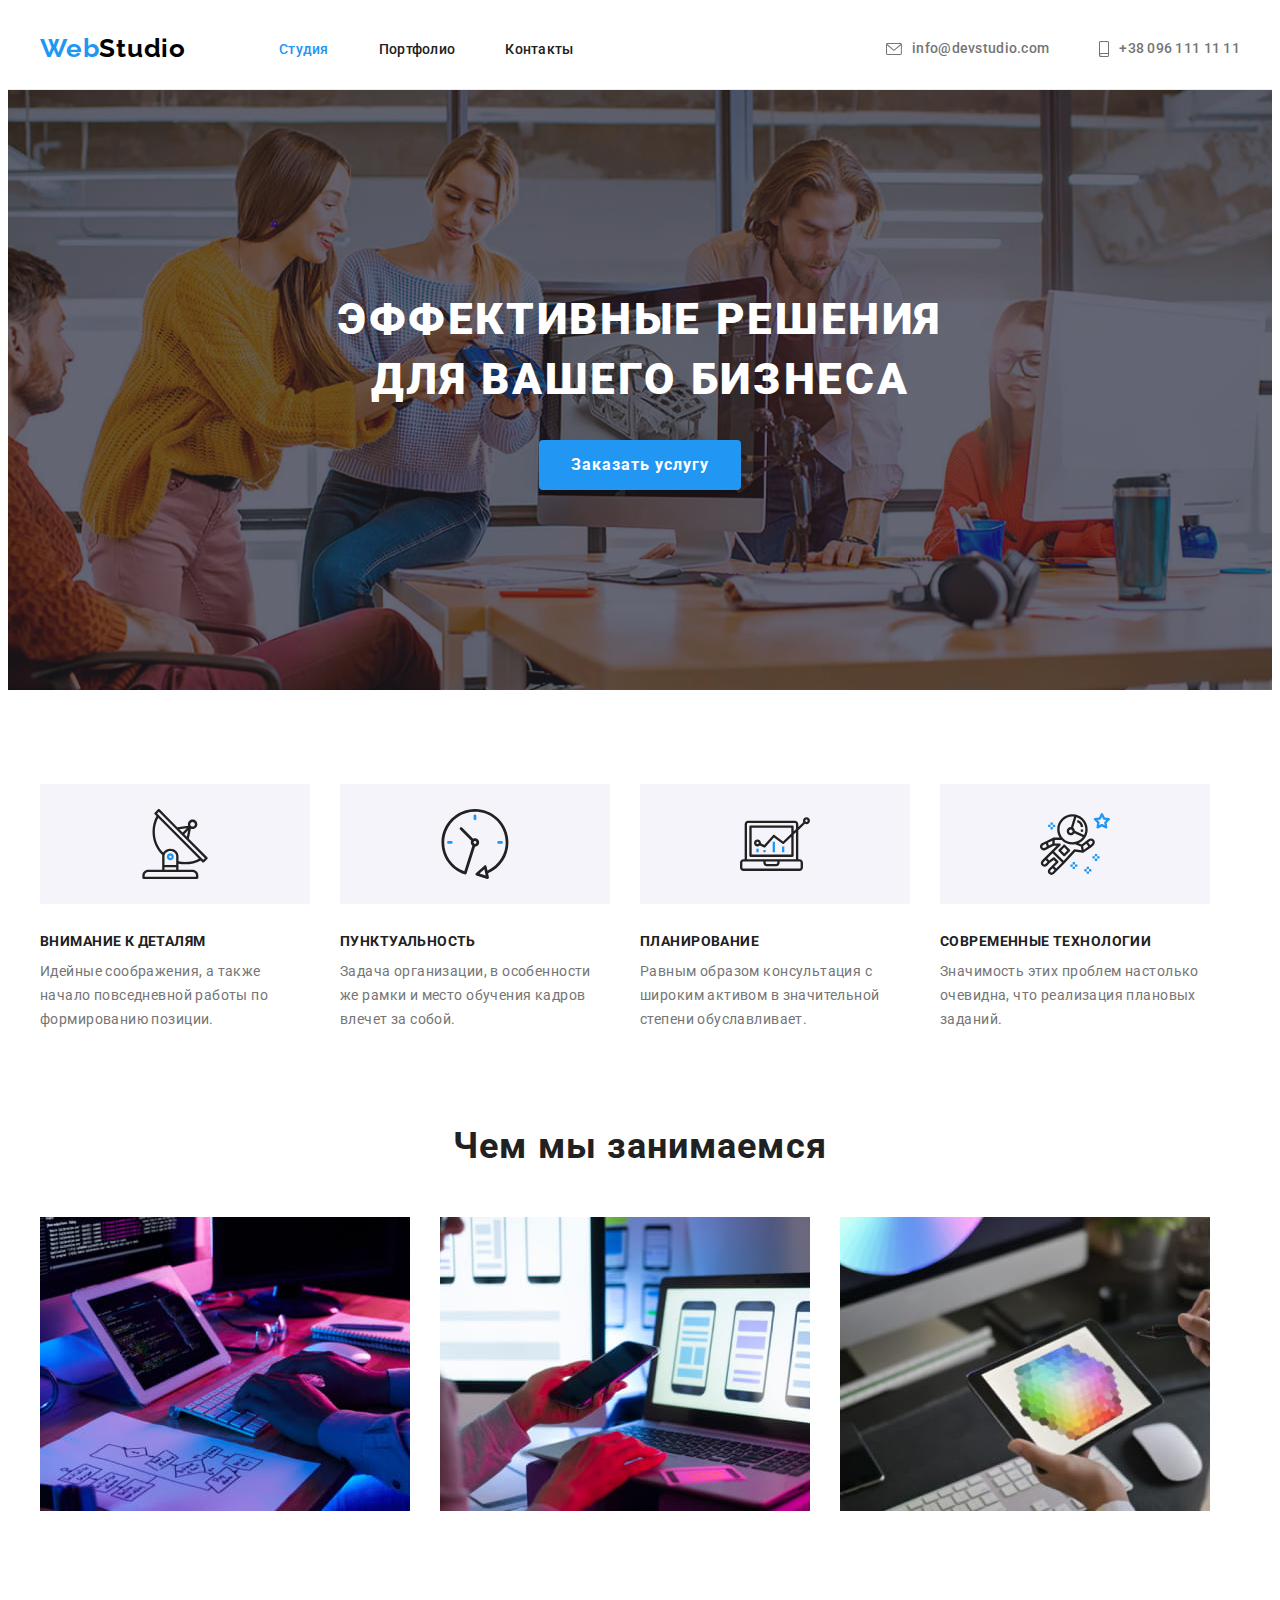
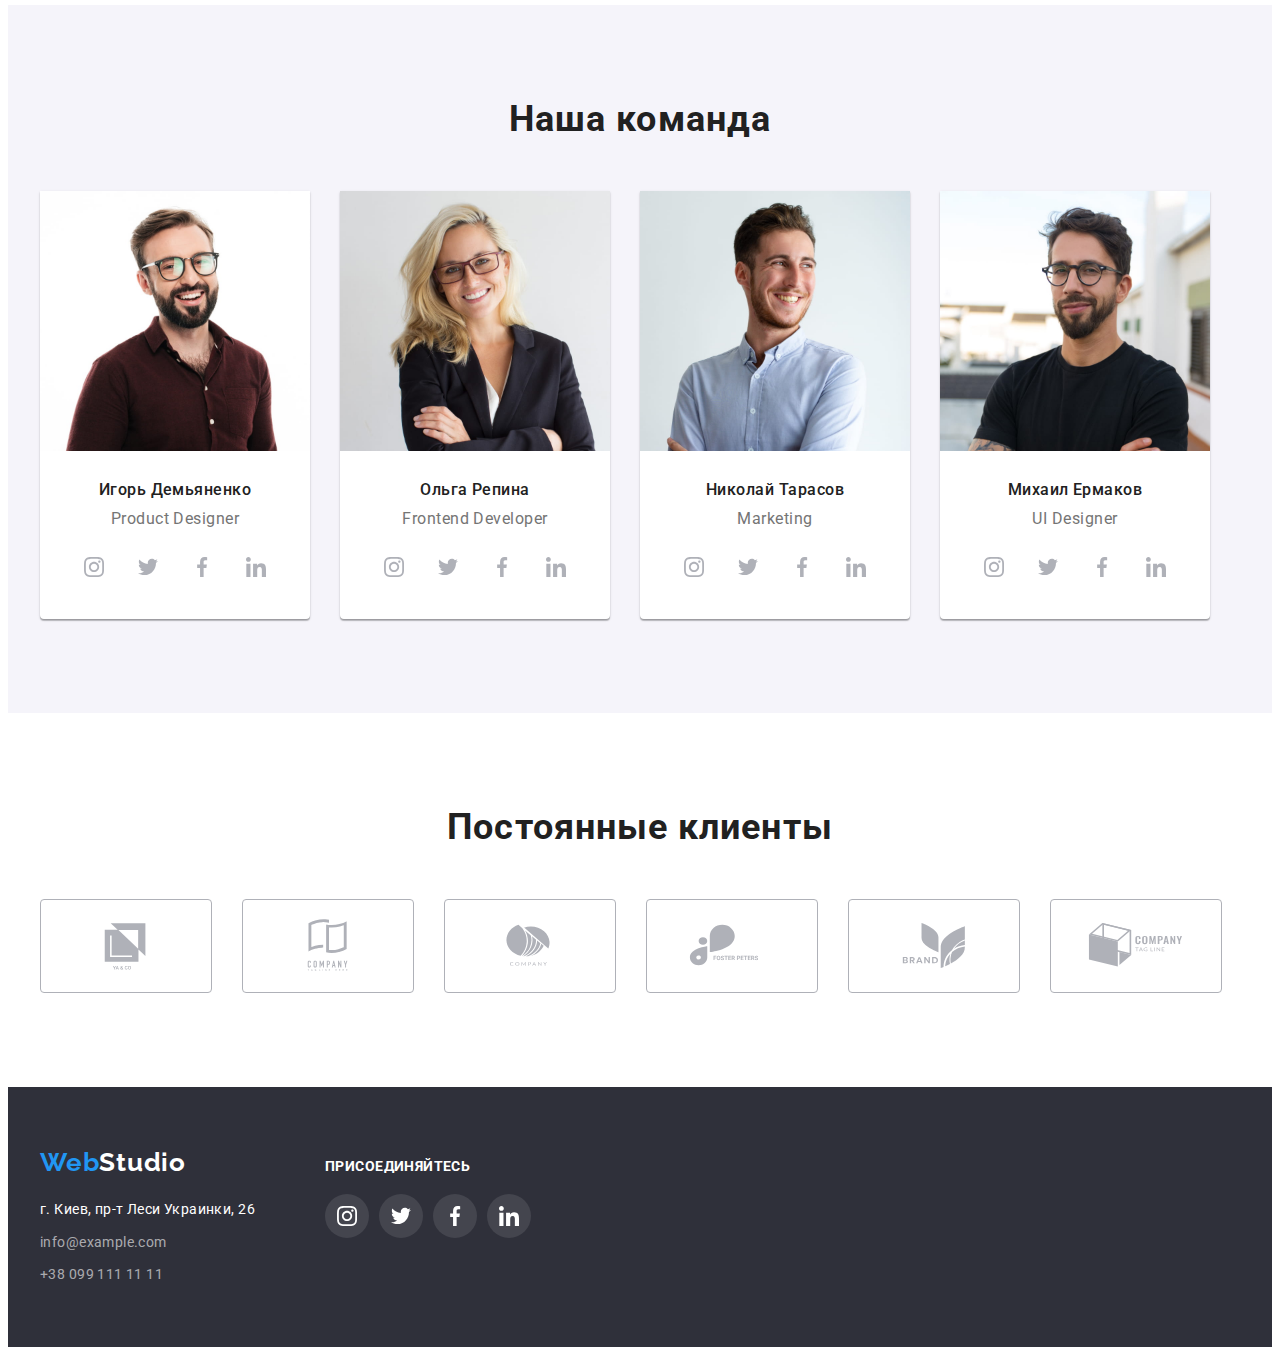
<file: index.html>
<!DOCTYPE html>
<html lang="ru">
  <head>
    <meta charset="UTF-8" />
    <meta http-equiv="X-UA-Compatible" content="IE=edge" />
    <meta name="viewport" content="width=device-width, initial-scale=1.0" />
    <title>WebStudio</title>
    <link rel="preconnect" href="https://fonts.googleapis.com" />
    <link rel="preconnect" href="https://fonts.gstatic.com" crossorigin />
    <link
      href="https://fonts.googleapis.com/css2?family=Raleway:wght@700&family=Roboto:wght@400;500;700;900&display=swap"
      rel="stylesheet"
    />
    <link
      rel="stylesheet"
      href="https://cdnjs.cloudflare.com/ajax/libs/modern-normalize/1.1.0/modern-normalize.min.css"
      integrity="sha512-wpPYUAdjBVSE4KJnH1VR1HeZfpl1ub8YT/NKx4PuQ5NmX2tKuGu6U/JRp5y+Y8XG2tV+wKQpNHVUX03MfMFn9Q=="
      crossorigin="anonymous"
      referrerpolicy="no-referrer"
    />
    <link rel="stylesheet" href="css/styles.css" />
  </head>
  <body>
    <!-- header  -->

    <header class="header">
      <div class="container">
        <nav class="header-nav">
          <a href="./index.html" class="header-logo logo link"
            >Web<span class="logo-item">Studio</span></a
          >
          <ul class="header-list list">
            <li class="header-item">
              <a href="./index.html" class="header-link link current">Студия</a>
            </li>
            <li class="header-item">
              <a href="./portfolio.html" class="header-link link">Портфолио</a>
            </li>
            <li class="header-item"><a href="#" class="header-link link">Контакты</a></li>
          </ul>
        </nav>

        <ul class="header-contacts list">
          <li class="contacts-item">
            <a href="mailto:info@devstudio.com" class="header-link contacts-link link"
              ><div class="contacts-item-icon icon-envelope">
                <svg class="contacts-icon" width="16" height="12">
                  <use href="images/icons.svg#icon-envelope"></use>
                </svg>
              </div>
              info@devstudio.com</a
            >
          </li>
          <li class="contacts-item">
            <a href="tel:+380961111111" class="header-link contacts-link link"
              ><div class="contacts-item-icon icon-smartphone">
                <svg class="contacts-icon" width="10" height="16">
                  <use href="images/icons.svg#icon-smartphone"></use>
                </svg>
              </div>
              +38 096 111 11 11</a
            >
          </li>
        </ul>
      </div>
    </header>
    <main>
      <!-- main section  -->

      <section class="section hero">
        <div class="container">
          <h1 class="hero-title">Эффективные решения<br />для вашего бизнеса</h1>
          <button type="button" class="hero-button button primary">Заказать услугу</button>
        </div>
      </section>

      <!-- company's features -->

      <section class="section features">
        <div class="container">
          <h2 class="visually-hidden">Наши преимущества</h2>
          <ul class="features-list list">
            <li class="features-item icon-antenna">
              <div class="features-item-icon">
                <svg class="features-icon">
                  <use href="images/icons.svg#icon-antenna"></use>
                </svg>
              </div>
              <h3 class="features-title title">Внимание к деталям</h3>
              <p class="features-text">
                Идейные соображения, а также начало повседневной работы по формированию позиции.
              </p>
            </li>
            <li class="features-item icon-clock">
              <div class="features-item-icon">
                <svg class="features-icon">
                  <use href="images/icons.svg#icon-clock"></use>
                </svg>
              </div>
              <h3 class="features-title title">Пунктуальность</h3>
              <p class="features-text">
                Задача организации, в особенности же рамки и место обучения кадров влечет за собой.
              </p>
            </li>
            <li class="features-item icon-diagram">
              <div class="features-item-icon">
                <svg class="features-icon">
                  <use href="images/icons.svg#icon-diagram"></use>
                </svg>
              </div>
              <h3 class="features-title title">Планирование</h3>
              <p class="features-text">
                Равным образом консультация с широким активом в значительной степени обуславливает.
              </p>
            </li>
            <li class="features-item icon-astronaut">
              <div class="features-item-icon">
                <svg class="features-icon">
                  <use href="images/icons.svg#icon-astronaut"></use>
                </svg>
              </div>
              <h3 class="features-title title">Современные технологии</h3>
              <p class="features-text">
                Значимость этих проблем настолько очевидна, что реализация плановых заданий.
              </p>
            </li>
          </ul>
        </div>
      </section>

      <!-- company's services -->

      <section class="section services">
        <div class="container">
          <h2 class="services-title title section-title">Чем мы занимаемся</h2>
          <ul class="services-list list">
            <li class="services-item">
              <img src="./images/img1.jpg" alt="планшет" width="370" />
            </li>
            <li class="services-item">
              <img src="./images/img2.jpg" alt="смартфон ноутбук" width="370" />
            </li>
            <li class="services-item">
              <img src="./images/img3.jpg" alt="планшет" width="370" />
            </li>
          </ul>
        </div>
      </section>

      <!-- team -->

      <section class="section team">
        <div class="container">
          <h2 class="team-title title section-title">Наша команда</h2>
          <ul class="team-list list">
            <li class="team-item">
              <img
                src="./images/demiianenko.jpg"
                alt="Игорь Демьяненко"
                width="270"
                class="team-img"
              />
              <div class="wrap-team-name">
                <h3 class="team-item-title title">Игорь Демьяненко</h3>
                <p class="team-item-text" lang="en">Product Designer</p>
                <ul class="team-social-list social-list list">
                  <li class="team-social-item social-item">
                    <a
                      href=""
                      target="_blank"
                      class="team-social-link social-link link icon-instagram"
                    >
                      <svg class="team-social-icon">
                        <use href="images/icons.svg#icon-instagram"></use></svg
                    ></a>
                  </li>
                  <li class="team-social-item social-item">
                    <a
                      href=""
                      target="_blank"
                      class="team-social-link social-link link icon-twitter"
                      ><svg class="team-social-icon">
                        <use href="images/icons.svg#icon-twitter"></use></svg
                    ></a>
                  </li>
                  <li class="team-social-item social-item">
                    <a
                      href=""
                      target="_blank"
                      class="team-social-link social-link link icon-facebook"
                      ><svg class="team-social-icon">
                        <use href="images/icons.svg#icon-facebook"></use></svg
                    ></a>
                  </li>
                  <li class="team-social-item social-item">
                    <a
                      href=""
                      target="_blank"
                      class="team-social-link social-link link icon-linkedin"
                      ><svg class="team-social-icon">
                        <use href="images/icons.svg#icon-linkedin"></use></svg
                    ></a>
                  </li>
                </ul>
              </div>
            </li>
            <li class="team-item">
              <img src="./images/repina.jpg" alt="Ольга Репина" width="270" class="team-img" />
              <div class="wrap-team-name">
                <h3 class="team-item-title title">Ольга Репина</h3>
                <p class="team-item-text" lang="en">Frontend Developer</p>
                <ul class="team-social-list social-list list">
                  <li class="team-social-item social-item">
                    <a
                      href=""
                      target="_blank"
                      class="team-social-link social-link link icon-instagram"
                      ><svg class="team-social-icon">
                        <use href="images/icons.svg#icon-instagram"></use></svg
                    ></a>
                  </li>
                  <li class="team-social-item social-item">
                    <a
                      href=""
                      target="_blank"
                      class="team-social-link social-link link icon-twitter"
                      ><svg class="team-social-icon">
                        <use href="images/icons.svg#icon-twitter"></use></svg
                    ></a>
                  </li>
                  <li class="team-social-item social-item">
                    <a
                      href=""
                      target="_blank"
                      class="team-social-link social-link link icon-facebook"
                      ><svg class="team-social-icon">
                        <use href="images/icons.svg#icon-facebook"></use></svg
                    ></a>
                  </li>
                  <li class="team-social-item social-item">
                    <a
                      href=""
                      target="_blank"
                      class="team-social-link social-link link icon-linkedin"
                      ><svg class="team-social-icon">
                        <use href="images/icons.svg#icon-linkedin"></use></svg
                    ></a>
                  </li>
                </ul>
              </div>
            </li>

            <li class="team-item">
              <img src="./images/tarasov.jpg" alt="Николай Тарасов" width="270" class="team-img" />
              <div class="wrap-team-name">
                <h3 class="team-item-title title">Николай Тарасов</h3>
                <p class="team-item-text" lang="en">Marketing</p>
                <ul class="team-social-list social-list list">
                  <li class="team-social-item social-item">
                    <a
                      href=""
                      target="_blank"
                      class="team-social-link social-link link icon-instagram"
                    >
                      <svg class="team-social-icon">
                        <use href="images/icons.svg#icon-instagram"></use>
                      </svg>
                    </a>
                  </li>
                  <li class="team-social-item social-item">
                    <a
                      href=""
                      target="_blank"
                      class="team-social-link social-link link icon-twitter"
                      ><svg class="team-social-icon">
                        <use href="images/icons.svg#icon-twitter"></use></svg
                    ></a>
                  </li>
                  <li class="team-social-item social-item">
                    <a
                      href=""
                      target="_blank"
                      class="team-social-link social-link link icon-facebook"
                      ><svg class="team-social-icon">
                        <use href="images/icons.svg#icon-facebook"></use></svg
                    ></a>
                  </li>
                  <li class="team-social-item social-item">
                    <a
                      href=""
                      target="_blank"
                      class="team-social-link social-link link icon-linkedin"
                      ><svg class="team-social-icon">
                        <use href="images/icons.svg#icon-linkedin"></use></svg
                    ></a>
                  </li>
                </ul>
              </div>
            </li>
            <li class="team-item">
              <img src="./images/ermakov.jpg" alt="Михаил Ермаков" width="270" class="team-img" />
              <div class="wrap-team-name">
                <h3 class="team-item-title title">Михаил Ермаков</h3>
                <p class="team-item-text" lang="en">UI Designer</p>
                <ul class="team-social-list social-list list">
                  <li class="team-social-item social-item">
                    <a
                      href=""
                      target="_blank"
                      class="team-social-link social-link link icon-instagram"
                      ><svg class="team-social-icon">
                        <use href="images/icons.svg#icon-instagram"></use></svg
                    ></a>
                  </li>
                  <li class="team-social-item social-item">
                    <a
                      href=""
                      target="_blank"
                      class="team-social-link social-link link icon-twitter"
                      ><svg class="team-social-icon">
                        <use href="images/icons.svg#icon-twitter"></use></svg
                    ></a>
                  </li>
                  <li class="team-social-item social-item">
                    <a
                      href=""
                      target="_blank"
                      class="team-social-link social-link link icon-facebook"
                      ><svg class="team-social-icon">
                        <use href="images/icons.svg#icon-facebook"></use></svg
                    ></a>
                  </li>
                  <li class="team-social-item social-item">
                    <a
                      href=""
                      target="_blank"
                      class="team-social-link social-link link icon-linkedin"
                      ><svg class="team-social-icon">
                        <use href="images/icons.svg#icon-linkedin"></use></svg
                    ></a>
                  </li>
                </ul>
              </div>
            </li>
          </ul>
        </div>
      </section>

      <!-- clients -->

      <section class="section clients">
        <div class="container">
          <h2 class="clients-title title section-title">Постоянные клиенты</h2>

          <ul class="clients-list list">
            <li class="clients-item">
              <a href="" target="_blank" class="clients-link link">
                <svg class="clients-icon">
                  <use href="images/icons.svg#logo-clients-01"></use>
                </svg>
              </a>
            </li>
            <li class="clients-item">
              <a href="" target="_blank" class="clients-link link"
                ><svg class="clients-icon">
                  <use href="images/icons.svg#logo-clients-02"></use></svg
              ></a>
            </li>
            <li class="clients-item">
              <a href="" target="_blank" class="clients-link link"
                ><svg class="clients-icon">
                  <use href="images/icons.svg#logo-clients-03"></use></svg
              ></a>
            </li>
            <li class="clients-item">
              <a href="" target="_blank" class="clients-link link"
                ><svg class="clients-icon">
                  <use href="images/icons.svg#logo-clients-04"></use></svg
              ></a>
            </li>
            <li class="clients-item">
              <a href="" target="_blank" class="clients-link link"
                ><svg class="clients-icon">
                  <use href="images/icons.svg#logo-clients-05"></use></svg
              ></a>
            </li>
            <li class="clients-item">
              <a href="" target="_blank" class="clients-link link"
                ><svg class="clients-icon">
                  <use href="images/icons.svg#logo-clients-06"></use></svg
              ></a>
            </li>
          </ul>
        </div>
      </section>
    </main>

    <!-- footer  -->

    <footer class="footer">
      <div class="container">
        <div class="footer-left">
          <a href="./index.html" class="footer-logo logo link"
            >Web<span class="logo-item">Studio</span></a
          >
          <address>
            <ul class="footer-list list">
              <li class="footer-item">
                <a
                  href="https://goo.gl/maps/xon16X926h8rYoWy8"
                  target="_blank"
                  class="footer-link link adress"
                  >г. Киев, пр-т Леси Украинки, 26</a
                >
              </li>
              <li class="footer-item">
                <a href="mailto:info@example.com" class="footer-link link">info@example.com</a>
              </li>
              <li class="footer-item">
                <a href="tel:+380991111111" class="footer-link link">+38 099 111 11 11</a>
              </li>
            </ul>
          </address>
        </div>
        <div class="footer-social">
          <h3 class="footer-social-title">присоединяйтесь</h3>
          <ul class="footer-social-list social-list list">
            <li class="footer-social-item social-item">
              <a href="" target="_blank" class="footer-social-link social-link link icon-instagram"
                ><svg class="footer-social-icon">
                  <use href="images/icons.svg#icon-instagram"></use></svg
              ></a>
            </li>
            <li class="footer-social-item social-item">
              <a href="" target="_blank" class="footer-social-link social-link link icon-twitter"
                ><svg class="footer-social-icon">
                  <use href="images/icons.svg#icon-twitter"></use></svg
              ></a>
            </li>
            <li class="footer-social-item social-item">
              <a href="" target="_blank" class="footer-social-link social-link link icon-facebook"
                ><svg class="footer-social-icon">
                  <use href="images/icons.svg#icon-facebook"></use></svg
              ></a>
            </li>
            <li class="footer-social-item social-item">
              <a href="" target="_blank" class="footer-social-link social-link link icon-linkedin"
                ><svg class="footer-social-icon">
                  <use href="images/icons.svg#icon-linkedin"></use></svg
              ></a>
            </li>
          </ul>
        </div>
      </div>
    </footer>
  </body>
</html>
</file>
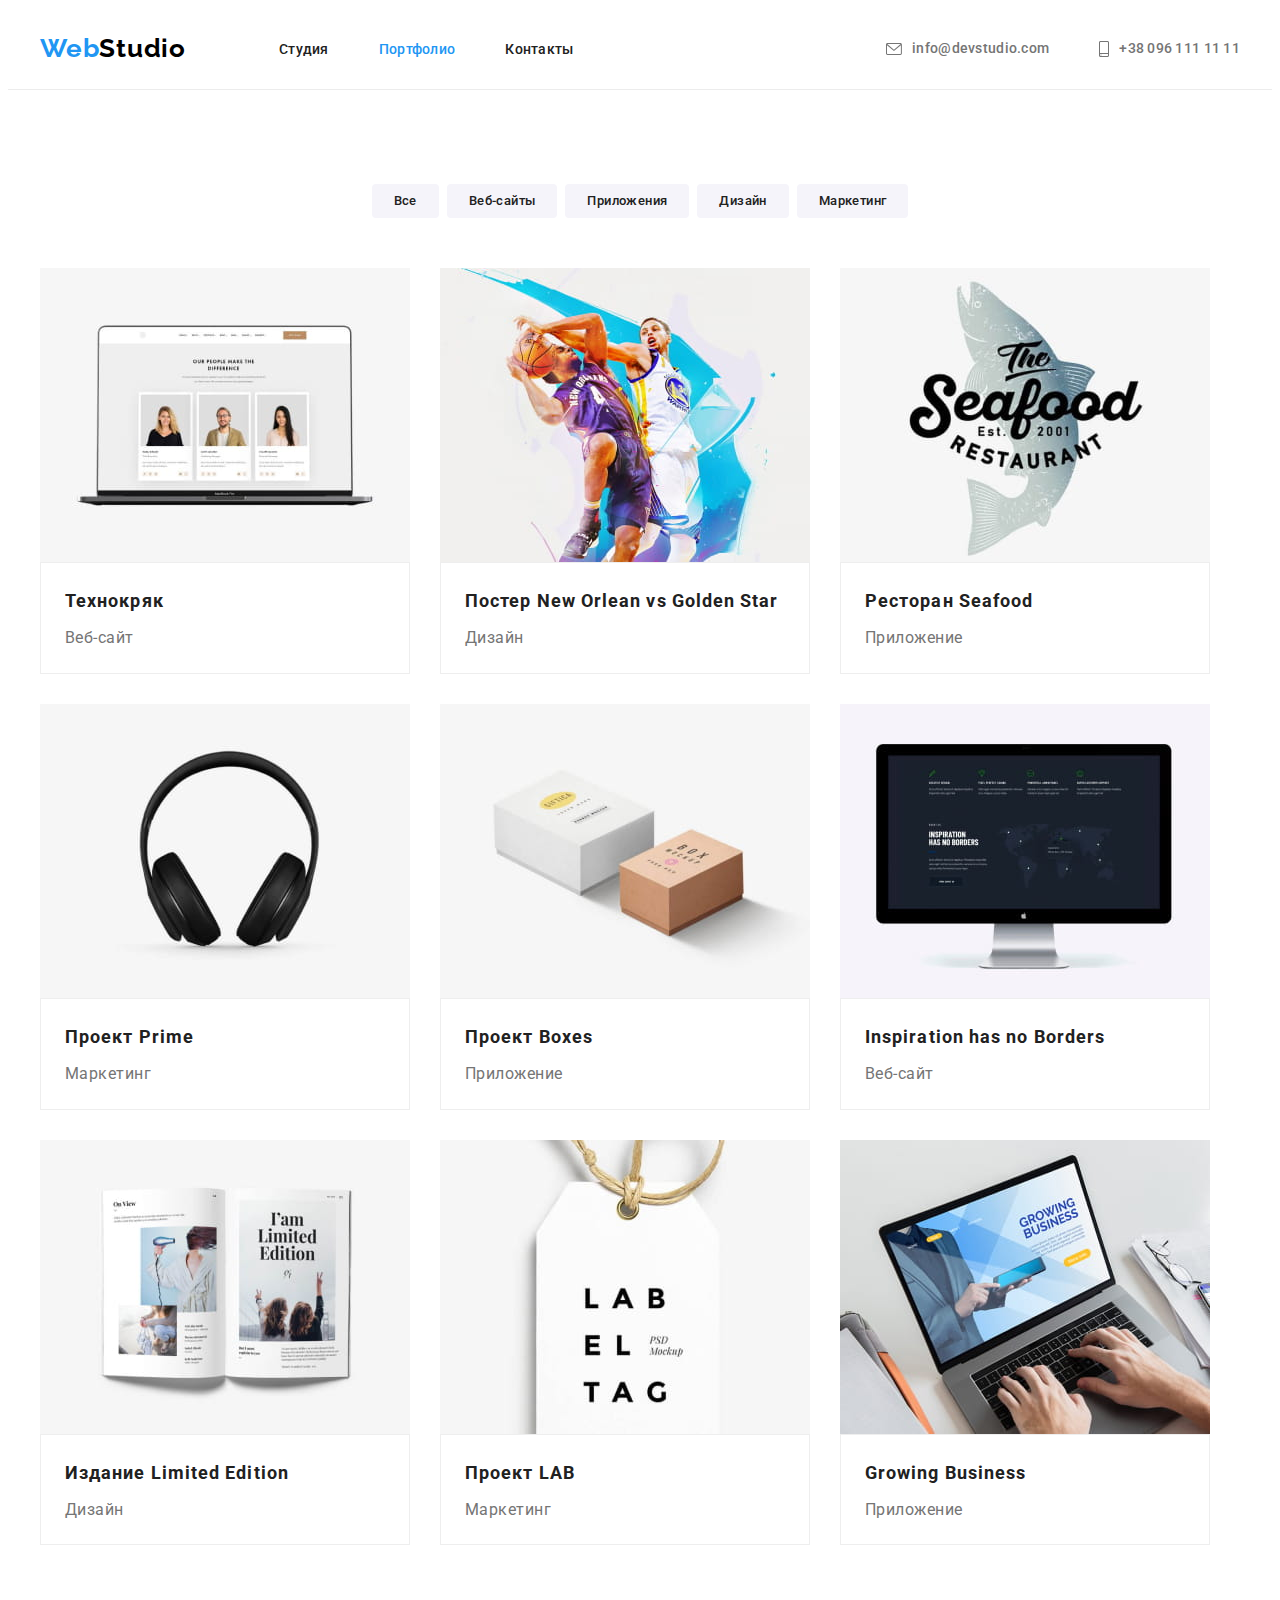
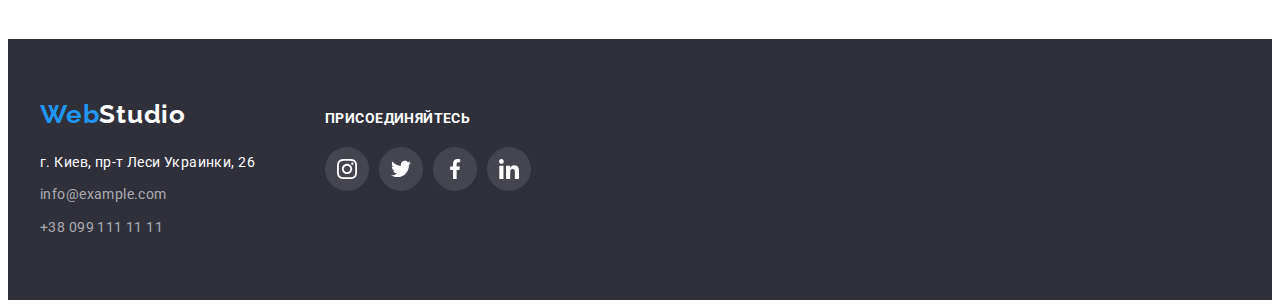
<file: portfolio.html>
<!DOCTYPE html>
<html lang="ru">
  <head>
    <meta charset="UTF-8" />
    <meta http-equiv="X-UA-Compatible" content="IE=edge" />
    <meta name="viewport" content="width=device-width, initial-scale=1.0" />
    <title>WebStudio</title>
    <link rel="preconnect" href="https://fonts.googleapis.com" />
    <link rel="preconnect" href="https://fonts.gstatic.com" crossorigin />
    <link
      href="https://fonts.googleapis.com/css2?family=Raleway:wght@700&family=Roboto:wght@400;500;700;900&display=swap"
      rel="stylesheet"
    />
    <link
      rel="stylesheet"
      href="https://cdnjs.cloudflare.com/ajax/libs/modern-normalize/1.1.0/modern-normalize.min.css"
      integrity="sha512-wpPYUAdjBVSE4KJnH1VR1HeZfpl1ub8YT/NKx4PuQ5NmX2tKuGu6U/JRp5y+Y8XG2tV+wKQpNHVUX03MfMFn9Q=="
      crossorigin="anonymous"
      referrerpolicy="no-referrer"
    />
    <link rel="stylesheet" href="css/styles.css" />
  </head>
  <body>
    <!-- header  -->
    <header class="header">
      <div class="container">
        <nav class="header-nav">
          <a href="./index.html" class="header-logo logo link"
            >Web<span class="logo-item">Studio</span></a
          >
          <ul class="header-list list">
            <li class="header-item">
              <a href="./index.html" class="header-link link">Студия</a>
            </li>
            <li class="header-item">
              <a href="./portfolio.html" class="header-link link current">Портфолио</a>
            </li>
            <li class="header-item"><a href="#" class="header-link link">Контакты</a></li>
          </ul>
        </nav>

        <ul class="header-contacts list">
          <li class="contacts-item">
            <a href="mailto:info@devstudio.com" class="header-link contacts-link link"
              ><div class="contacts-item-icon icon-envelope">
                <svg class="contacts-icon" width="16" height="12">
                  <use href="images/icons.svg#icon-envelope"></use>
                </svg>
              </div>
              info@devstudio.com</a
            >
          </li>
          <li class="contacts-item">
            <a href="tel:+380961111111" class="header-link contacts-link link"
              ><div class="contacts-item-icon icon-smartphone">
                <svg class="contacts-icon" width="10" height="16">
                  <use href="images/icons.svg#icon-smartphone"></use>
                </svg>
              </div>
              +38 096 111 11 11</a
            >
          </li>
        </ul>
      </div>
    </header>

    <!-- main section  -->

    <main>
      <section class="section projects">
        <div class="container">
          <h1 class="visually-hidden">Наши проекты</h1>

          <!-- filter -->

          <ul class="filter-list list">
            <li class="filter-item">
              <button type="button" class="filter-button button secondary">Все</button>
            </li>
            <li class="filter-item">
              <button type="button" class="filter-button button secondary">Веб-сайты</button>
            </li>
            <li class="filter-item">
              <button type="button" class="filter-button button secondary">Приложения</button>
            </li>
            <li class="filter-item">
              <button type="button" class="filter-button button secondary">Дизайн</button>
            </li>
            <li class="filter-item">
              <button type="button" class="filter-button button secondary">Маркетинг</button>
            </li>
          </ul>

          <!-- projects  -->

          <ul class="projects-list list">
            <li class="projects-item">
              <a href="#" class="link"
                ><img
                  src="./images/project-technokriak.jpg"
                  alt="пример вывода сайта на ноутбуке"
                  width="370"
                />
                <div class="wrap-project-info">
                  <h2 class="projects-title title">Технокряк</h2>
                  <p class="projects-text">Веб-сайт</p>
                </div>
              </a>
            </li>
            <li class="projects-item">
              <a href="#" class="link"
                ><img
                  src="./images/project-poster.jpg"
                  alt="борьба двух баскетболистов за мяч"
                  width="370"
                />
                <div class="wrap-project-info">
                  <h2 class="projects-title title">Постер New Orlean vs Golden Star</h2>
                  <p class="projects-text">Дизайн</p>
                </div>
              </a>
            </li>
            <li class="projects-item">
              <a href="#" class="link"
                ><img
                  src="./images/project-restaurant-seafood.jpg"
                  alt="логотоп ресторана сифуд"
                  width="370"
                />
                <div class="wrap-project-info">
                  <h2 class="projects-title title">Ресторан Seafood</h2>
                  <p class="projects-text">Приложение</p>
                </div>
              </a>
            </li>
            <li class="projects-item">
              <a href="#" class="link"
                ><img src="./images/project-prime.jpg" alt="черные наушники" width="370" />
                <div class="wrap-project-info">
                  <h2 class="projects-title title">Проект Prime</h2>
                  <p class="projects-text">Маркетинг</p>
                </div>
              </a>
            </li>
            <li class="projects-item">
              <a href="#" class="link"
                ><img src="./images/project-boxes.jpg" alt="две коробки" width="370" />
                <div class="wrap-project-info">
                  <h2 class="projects-title title">Проект Boxes</h2>
                  <p class="projects-text">Приложение</p>
                </div>
              </a>
            </li>
            <li class="projects-item">
              <a href="#" class="link"
                ><img
                  src="./images/project-inspiration.jpg"
                  alt="пример вывода сайта на мониторе"
                  width="370"
                />
                <div class="wrap-project-info">
                  <h2 class="projects-title title">Inspiration has no Borders</h2>
                  <p class="projects-text">Веб-сайт</p>
                </div>
              </a>
            </li>
            <li class="projects-item">
              <a href="#" class="link"
                ><img src="./images/project-edition.jpg" alt="открытая книга" width="370" />
                <div class="wrap-project-info">
                  <h2 class="projects-title title">Издание Limited Edition</h2>
                  <p class="projects-text">Дизайн</p>
                </div>
              </a>
            </li>
            <li class="projects-item">
              <a href="#" class="link"
                ><img src="./images/project-lab.jpg" alt="этикетка с названием" width="370" />
                <div class="wrap-project-info">
                  <h2 class="projects-title title">Проект LAB</h2>
                  <p class="projects-text">Маркетинг</p>
                </div>
              </a>
            </li>
            <li class="projects-item">
              <a href="#" class="link"
                ><img src="./images/project-growing-business.jpg" alt="ноутбук" width="370" />
                <div class="wrap-project-info">
                  <h2 class="projects-title title">Growing Business</h2>
                  <p class="projects-text">Приложение</p>
                </div>
              </a>
            </li>
          </ul>
        </div>
      </section>
    </main>

    <!-- footer  -->

    <footer class="footer">
      <div class="container">
        <div class="footer-left">
          <a href="./index.html" class="footer-logo logo link"
            >Web<span class="logo-item">Studio</span></a
          >
          <address>
            <ul class="footer-list list">
              <li class="footer-item">
                <a
                  href="https://goo.gl/maps/xon16X926h8rYoWy8"
                  target="_blank"
                  class="footer-link link adress"
                  >г. Киев, пр-т Леси Украинки, 26</a
                >
              </li>
              <li class="footer-item">
                <a href="mailto:info@example.com" class="footer-link link">info@example.com</a>
              </li>
              <li class="footer-item">
                <a href="tel:+380991111111" class="footer-link link">+38 099 111 11 11</a>
              </li>
            </ul>
          </address>
        </div>
        <div class="footer-social">
          <h3 class="footer-social-title">присоединяйтесь</h3>
          <ul class="footer-social-list social-list list">
            <li class="footer-social-item social-item">
              <a href="" target="_blank" class="footer-social-link social-link link icon-instagram"
                ><svg class="footer-social-icon">
                  <use href="images/icons.svg#icon-instagram"></use></svg
              ></a>
            </li>
            <li class="footer-social-item social-item">
              <a href="" target="_blank" class="footer-social-link social-link link icon-twitter"
                ><svg class="footer-social-icon">
                  <use href="images/icons.svg#icon-twitter"></use></svg
              ></a>
            </li>
            <li class="footer-social-item social-item">
              <a href="" target="_blank" class="footer-social-link social-link link icon-facebook"
                ><svg class="footer-social-icon">
                  <use href="images/icons.svg#icon-facebook"></use></svg
              ></a>
            </li>
            <li class="footer-social-item social-item">
              <a href="" target="_blank" class="footer-social-link social-link link icon-linkedin"
                ><svg class="footer-social-icon">
                  <use href="images/icons.svg#icon-linkedin"></use></svg
              ></a>
            </li>
          </ul>
        </div>
      </div>
    </footer>
  </body>
</html>
</file>
<file: css/styles.css>
:root {
  --primary-text-color: #757575;
  --title-text-color: #212121;
  --accent-color: #2196f3;
  --primary-white-color: #ffffff;
  --dark-bg-color: #2f303a;
  --button-bg-color: #f5f4fa;
  --secondary-bg-color: #f5f4fa;
}

/*                     RESET                 */

p,
h1,
h2,
h3,
h4,
h5,
h6 {
  margin: 0;
}

ul,
ol {
  margin: 0;
  padding: 0;
}

button {
  cursor: pointer;
}

img {
  display: block;
}

/*                     COMMON                 */

body {
  background-color: var(--primary-white-color);
  color: var(--primary-text-color);
  font-family: 'Roboto', sans-serif;
}

.logo {
  color: var(--accent-color);
  font-family: 'Raleway', sans-serif;
  font-weight: 700;
  font-size: 26px;
  line-height: 1.2;
  letter-spacing: 0.03em;
}

.list {
  list-style: none;
}

.link {
  text-decoration: none;
}

.container {
  width: 1200px;
  padding-left: 15px;
  padding-right: 15px;
  margin: 0 auto;
}

.title {
  color: var(--title-text-color);
}

.section-title {
  font-size: 36px;
  line-height: 1.16;
  letter-spacing: 0.03em;

  text-align: center;

  margin-bottom: 50px;
}

.section {
  padding-top: 94px;
  padding-bottom: 94px;
}

.visually-hidden {
  position: absolute;
  white-space: nowrap;
  width: 1px;
  height: 1px;
  overflow: hidden;
  border: 0;
  padding: 0;
  clip: rect(0 0 0 0);
  clip-path: inset(50%);
  margin: -1px;
}

.button {
  border: none;
  font-family: inherit;
}

.social-list {
  display: flex;
  justify-content: center;
}

.social-item {
  height: 44px;
  width: 44px;
}

.social-item + .social-item {
  margin-left: 10px;
}

.social-link {
  display: flex;
  align-items: center;
  justify-content: center;
  width: 100%;
  height: 100%;
  border-radius: 50%;
}

/*                     HEADER                 */

.header {
  padding-top: 25px;
  padding-bottom: 25px;
  border-bottom: 1px solid #ececec;
}

.header .container {
  display: flex;
}

.header-logo {
  margin-right: 93px;
}

.header-logo .logo-item {
  color: #000000;
}

.header-nav,
.header-contacts {
  display: flex;
  align-items: center;
}

.header-contacts {
  margin-left: auto;
}

.header-list {
  display: flex;
}

.header-nav .link.current {
  color: var(--accent-color);
}

.header-item:not(:last-child) {
  margin-right: 50px;
}

.header-link {
  color: var(--title-text-color);
  font-weight: 500;
  font-size: 14px;
  line-height: 1.14;
  letter-spacing: 0.02em;
}

.contacts-item:first-child {
  margin-right: 50px;
}

.contacts-link {
  color: inherit;
  font-weight: 500;
  font-size: 14px;
  text-decoration: none;
  line-height: 1.14;
  letter-spacing: 0.02em;
  display: flex;
  align-items: center;
}

.header-link:hover,
.header-link:focus {
  color: var(--accent-color);
}

.contacts-item-icon {
  margin-right: 10px;
  display: flex;
  align-items: center;
}

.contacts-icon {
  fill: currentColor;
}

/*                     HERO                 */

.hero {
  max-width: 1600px;
  margin: 0 auto;
  padding-top: 200px;
  padding-bottom: 200px;
  text-align: center;

  background-color: #c4c4c4;
  background-image: linear-gradient(rgba(47, 48, 58, 0.4), rgba(47, 48, 58, 0.4)),
    url(../images/hero-bg.jpg);
  background-repeat: no-repeat;
  background-size: cover;
  background-position: center;
}

.hero-title {
  color: var(--primary-white-color);
  font-weight: 900;
  font-size: 44px;
  line-height: 1.36;
  letter-spacing: 0.06em;
  text-transform: uppercase;

  margin-bottom: 30px;
}

.button.primary {
  background-color: var(--accent-color);
  color: var(--primary-white-color);
}

.button.secondary {
  color: var(--title-text-color);
  background-color: var(--button-bg-color);
}

.button.secondary:focus,
.button.secondary:hover {
  color: var(--primary-white-color);
  background-color: var(--accent-color);
  box-shadow: 0px 3px 1px rgba(0, 0, 0, 0.1), 0px 1px 2px rgba(0, 0, 0, 0.08),
    0px 2px 2px rgba(0, 0, 0, 0.12);
}

.hero-button {
  margin: 0 auto;
  padding: 10px 32px;

  font-size: 16px;
  font-weight: 700;
  line-height: 1.87;
  letter-spacing: 0.06em;

  box-shadow: 0px 4px 4px rgba(0, 0, 0, 0.15);
  border-radius: 4px;
}

/*                     FEATURES                 */

.features-list {
  display: flex;
}

.features-item {
  width: 270px;
}

.features-item-icon {
  display: flex;
  align-items: center;
  justify-content: center;
  margin-bottom: 30px;

  width: 100%;
  height: 120px;
  background-color: var(--secondary-bg-color);
}

.features-icon {
  width: 70px;
  height: 70px;
}

.features-item:not(:last-child) {
  margin-right: 30px;
}

.features-title {
  font-size: 14px;
  line-height: 1.14;
  letter-spacing: 0.03em;
  text-transform: uppercase;

  margin-bottom: 10px;
}

.features-text {
  font-size: 14px;
  line-height: 1.71;
  letter-spacing: 0.03em;
}

/*                     SERVICES                 */

.services {
  padding-top: 0;
}

.services-list {
  display: flex;
  flex-wrap: wrap;
}

.services-item {
  width: 370px;
  margin-right: 30px;
}

.services-item:nth-child(3n) {
  margin-right: 0;
}

/*                     TEAM                 */

.team {
  background-color: var(--secondary-bg-color);
}

.team-list {
  font-size: 16px;
  line-height: 1.18;
  letter-spacing: 0.03em;

  display: flex;
  flex-wrap: wrap;
}

.team-item {
  width: 270px;
  margin-right: 30px;

  background: #ffffff;
  text-align: center;
  border-radius: 0px 0px 4px 4px;
  box-shadow: 0px 1px 3px rgba(0, 0, 0, 0.12), 0px 1px 1px rgba(0, 0, 0, 0.14),
    0px 2px 1px rgba(0, 0, 0, 0.2);
}

.team-item:nth-child(4n) {
  margin-right: 0;
}

.wrap-team-name {
  padding-top: 30px;
  padding-bottom: 30px;
}

.team-item-title {
  font-size: inherit;
  font-weight: 500;

  margin-bottom: 10px;
}

.team-item-text {
  margin-bottom: 16px;
}

.team-social-link {
  background-color: var(--primary-white-color);
  color: #afb1b8;
}

.team-social-link:hover,
.team-social-link:focus {
  background-color: var(--accent-color);
  color: var(--primary-white-color);
}

.team-social-icon {
  height: 20px;
  width: 20px;
  fill: currentColor;
}

/*                     CLIENTS                 */

.clients-list {
  display: flex;
}

.clients-item {
  width: 170px;
  height: 92px;
  border: 1px solid #afb1b8;
  border-radius: 4px;
}

.clients-item:not(:last-child) {
  margin-right: 30px;
}

.clients-link {
  display: flex;
  align-items: center;
  justify-content: center;
  width: 100%;
  height: 100%;
}

.clients-icon {
  width: 106px;
  height: 60px;
  fill: #afb1b8;
}

.clients-item:hover,
.clients-item:focus-within {
  border-color: var(--accent-color);
}

.clients-item:hover .clients-icon,
.clients-item:focus-within .clients-icon {
  fill: var(--accent-color);
}

/*                     PORTFOLIO                 */

/*                     BUTTONS                   */

.filter-list {
  display: flex;
  justify-content: center;

  margin-bottom: 50px;
}

.filter-item:not(:last-child) {
  margin-right: 8px;
}

.filter-button {
  padding: 6px 22px;

  font-weight: 500;
  line-height: 1.62;
  letter-spacing: 0.03em;

  border-radius: 4px;
}

/*                     PROJECTS                   */

.projects-list {
  display: flex;
  flex-wrap: wrap;
}

.projects-item {
  width: 370px;
  margin-right: 30px;
}

.projects-item:hover,
.projects-item:focus-within {
  box-shadow: 0px 1px 1px rgba(0, 0, 0, 0.12), 0px 4px 4px rgba(0, 0, 0, 0.06),
    1px 4px 6px rgba(0, 0, 0, 0.16);
}

.projects-item:nth-child(3n) {
  margin-right: 0;
}

.projects-item:not(:nth-last-child(-n + 3)) {
  margin-bottom: 30px;
}

.wrap-project-info {
  padding: 20px 24px;

  background: #ffffff;
  border: 1px solid #eeeeee;
}

.projects-title {
  font-size: 18px;
  line-height: 2;
  letter-spacing: 0.06em;
  margin-bottom: 4px;
}

.projects-text {
  color: var(--primary-text-color);
  font-size: 16px;
  line-height: 1.87;
  letter-spacing: 0.03em;
}

/*                     FOOTER                    */

.footer {
  background-color: var(--dark-bg-color);
  padding-top: 60px;
  padding-bottom: 60px;
}

.footer .container {
  display: flex;
}

.footer-left {
  margin-right: 70px;
}

.footer-logo {
  display: inline-block;
  margin-bottom: 20px;
}

.footer .logo-item {
  color: var(--primary-white-color);
}

.footer-link {
  color: rgba(255, 255, 255, 0.6);
  font-size: 14px;
  font-style: normal;
  text-decoration: none;
  line-height: 1.7;
  letter-spacing: 0.03em;
}

.footer-list .adress {
  color: var(--primary-white-color);
}

.footer-list .link:hover,
.footer-list .link:focus {
  color: var(--accent-color);
}

.footer-item:not(:last-child) {
  margin-bottom: 9px;
}

.footer-social {
  padding-top: 12px;
}

.footer-social-title {
  font-size: 14px;
  line-height: 1.14;
  letter-spacing: 0.03em;
  text-transform: uppercase;
  color: #ffffff;
  margin-bottom: 20px;
}

.footer-social-link {
  background-color: rgba(255, 255, 255, 0.1);
  color: var(--primary-white-color);
}

.footer-social-icon {
  height: 20px;
  width: 20px;
  fill: currentColor;
}

.footer-social-link:hover,
.footer-social-link:focus {
  background-color: var(--accent-color);
}
</file>
